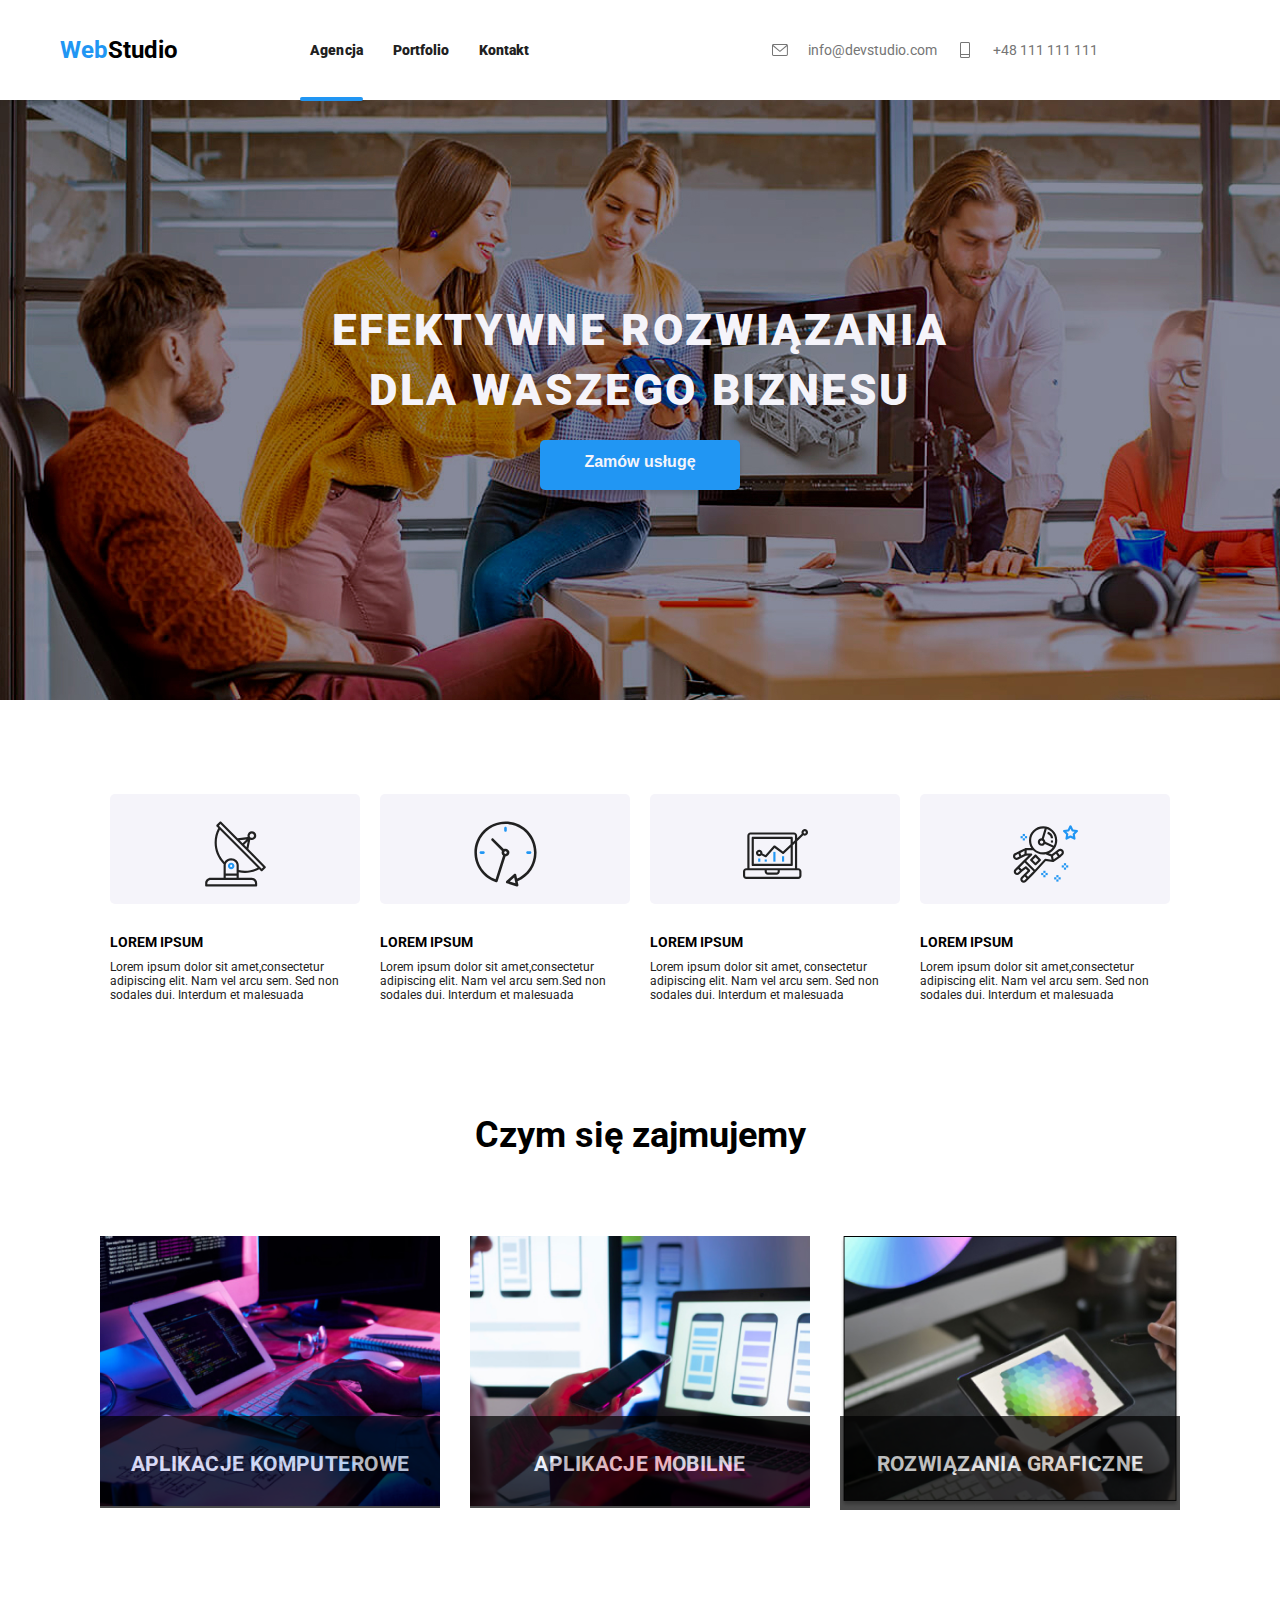
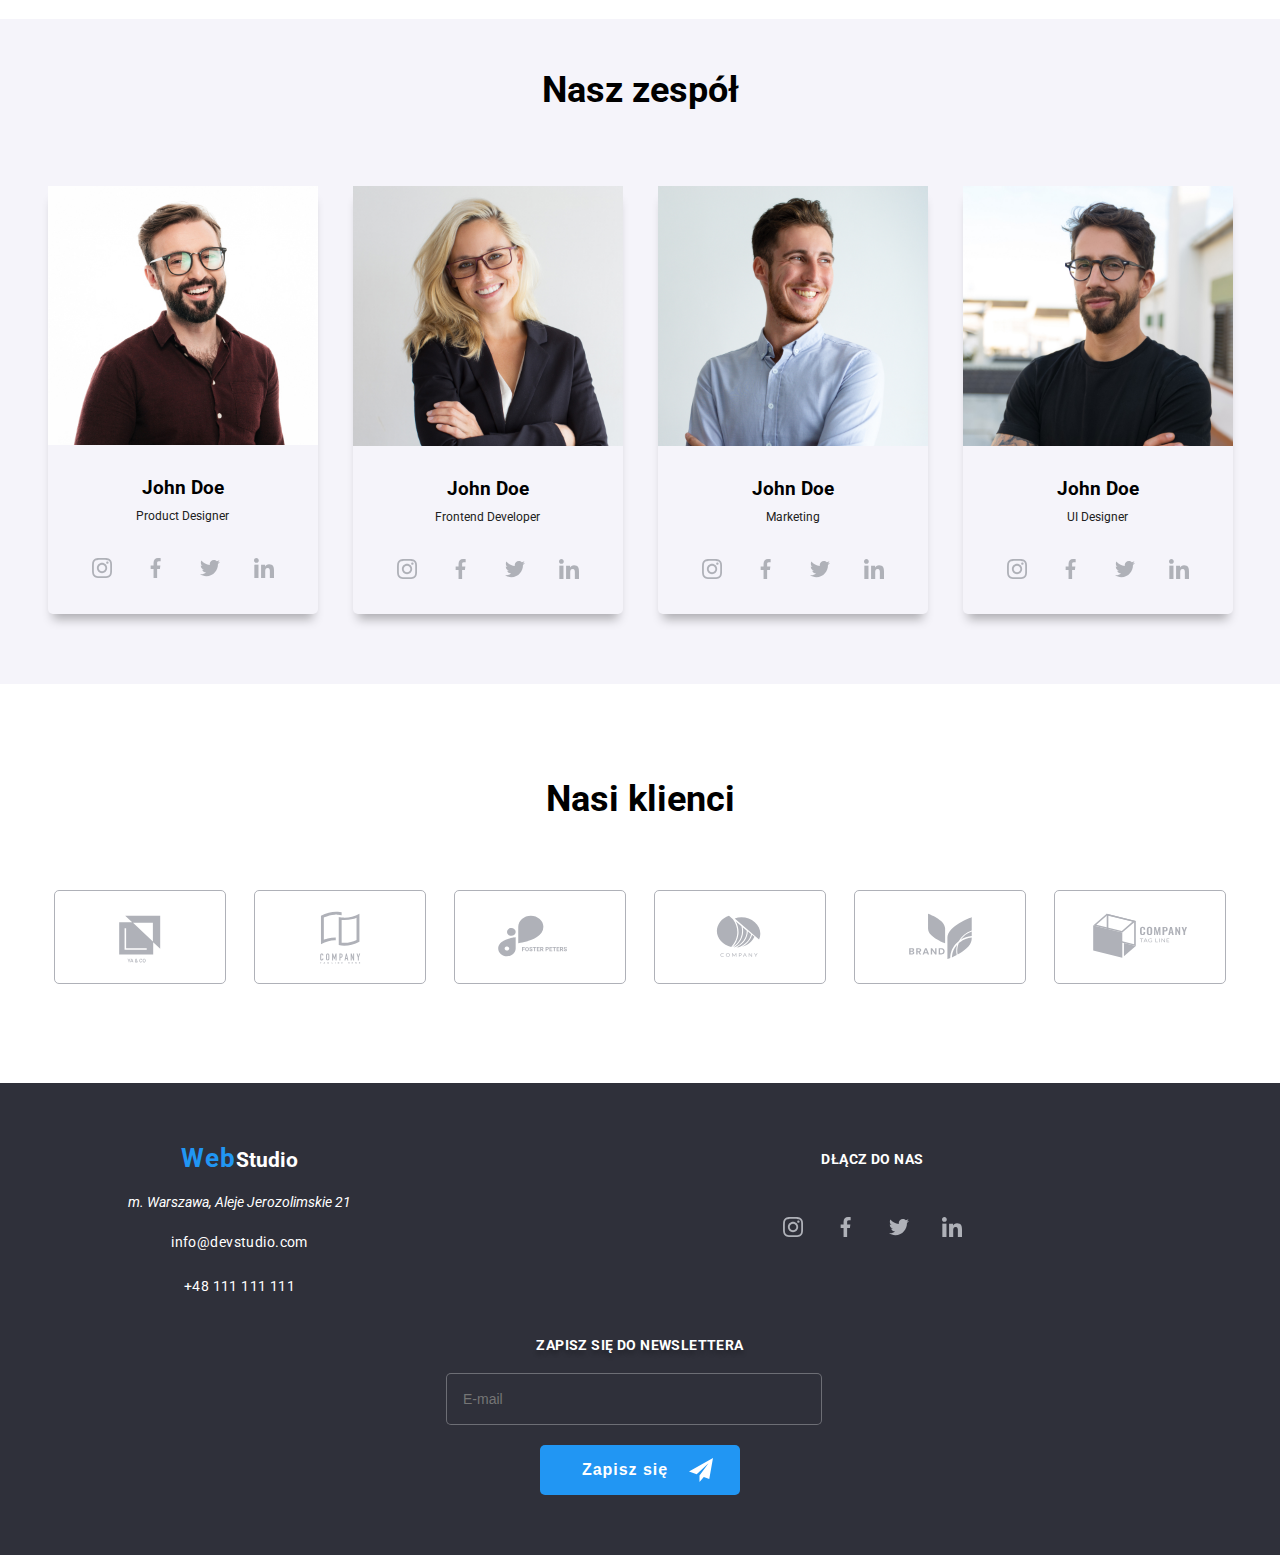
<file: index.html>
<!DOCTYPE html>
<html lang="pl">
<head>
    <meta charset="UTF-8">
    <meta http-equiv="X-UA-Compatible" content="IE=edge">
    <meta name="viewport" content="width=device-width, initial-scale=1.0">
    <title>WebStudio</title>

    <link href="./css/index.css" rel="stylesheet"/>

    <link rel="preconnect" href="https://fonts.googleapis.com">
    <link rel="preconnect" href="https://fonts.gstatic.com" crossorigin>
    <link href="https://fonts.googleapis.com/css2?family=Raleway:wght@700&family=Roboto:wght@400;500;700;900&display=swap" 
          rel="stylesheet">  

</head>

<body>


    <header class="container">
        <nav class="header__nav2">
            <a href="./index.html"><span class="header__item"><span class="header__link">Web</span>Studio</span></a>
    
    
        <ul class="nav__ul">
    
           <div class="test">
            <li class="header__ul"><a href="./index.html" class="header__active header__link-nav header__link-nav-font">Agencja</a></li>
            <li class="header__ul"><a href="./portfolio.html" class="header__link-nav header__link-nav-font">Portfolio</a></li>
            <li class="header__ul"><a href="kontakt" class="header__link-nav header__link-nav-font">Kontakt</a></li>
        </div>

            <div class="nav__ul-div">

            <li class="header-contact__item">
                <span class="header-contact__link">
                    <svg class="header-contact__email" width="16" height="20">
                        <use href="./svg/symbol-defs.svg#envelope2"></use>
                    </svg>
                    <a href="mailto:info@devstudio.com" class="header__link-nav1 header__link-nav_contact">info@devstudio.com</a>
                </span></li>


                    <li class="header-contact__item">
            <span class="header-contact__link">
                <svg class="header-contact__phone" width="16" height="18">
                    <use href="./svg/symbol-defs.svg#phone"></use>
                </svg>
            <a href="tel:+48111111111" class="header__link-nav1 header__link-nav_contact">+48 111 111 111</a>
            </span>
        </li>
        
    </div>

    <div class="media-menu-div">
    <li class="media-menu"><a>Instagram</li></a>
    <li class="media-menu"><a>Twitter</li></a>
    <li class="media-menu"><a>Facebook</li></a>
    <li class="media-menu"><a>LinkedIn</li></a>
    </div>
            </ul>
    
        <button class="burger">
            <div class="line"></div>
            <div class="line"></div>
            <div class="line"></div>
        </button>
        </nav>
    
    </header>  

    <section class="container service-heading__background-photo">
        
    <div> 
    <h1 class="service-heading"><span class="service-heading__item">EFEKTYWNE ROZWIĄZANIA<br>DLA WASZEGO BIZNESU</span></h1>
    <button type="button" class="service-heading__button" data-modal-open=""><span class="service-heading__button-text">Zamów usługę</span></button>
    </div>
    </section>
    
    <div class="backdrop is-hidden" data-modal>
        <div class="modal"> 
            <button type="button" class="modal__close-btn" data-modal-close>X</button>
            <h2 class="modal__heading">Zostaw swoje dane w formularzu poniżej</h2>
    <div class="input-wrapper">
        <form name="form-modal">
            <label for="username">
                <p class="label-modal">Imie</p>
                    <input class="input-modal" type="text" name="username" for="username" id="username">
                        <svg class="input-modal__svg-username" width="18" height="18">
                        <use href="./svg/symbol-defs-2.svg#people"></use>
                        </svg>
            </label>
    </div>
    <div class="input-wrapper">
            <label for="tel">
                <p class="label-modal">Telefon</p>
                    <input class="input-modal" type="tel" name="tel" for="tel" id="tel">
                        <svg class="input-modal__svg-tel" width="18" height="18">
                        <use href="./svg/symbol-defs-2.svg#phone-modal"></use>
                        </svg>
            </label>
    
    </div>
    <div class="input-wrapper">
            <label for="email">
                <p class="label-modal">Email</p>
                    <input class="input-modal" type="email" name="email" for="email" id="email">
                        <svg class="input-modal__svg-email" width="18" height="18">
                        <use href="./svg/symbol-defs-2.svg#envelope-modal"></use>
                        </svg>
            </label>
        
    </div>
    <div class="input-wrapper">
        
            <label for="coment" >
                <p class="label-modal">Komentarz</p>
                    <input class="input-modal__coment" type="text" name="coment" for="coment" id="coment" placeholder="Wprowadź tekst">
            </label>
        
    </div>
            <input class="cookies" type="checkbox" name="cookies">
            <label class="cookies__text">Oświadczam iż akceptuję <a class="cookies__link">Regulamin</a> i <a class="cookies__link Privacy">Politykę Prywatności</a>.</label>
        <button type="submit" class="submit-modal">Wyślij</button>
        </div>
    </form>

    </div>






    <section class="container index">
    <ul class="index-list">
    <li>
        <div class="index__element">
            <div class="index-element__svg">
                <svg class="index-element-svg__item" width="65" height="70">
                    <use href="./svg/symbol-defs.svg#Naszeatuty1"></use>
                </svg>
            </div>
            
            <h3 class="index-element__paragraf">LOREM IPSUM</h3>
            <p class="index__p">
                Lorem ipsum dolor sit amet,consectetur adipiscing elit. 
                Nam vel arcu sem. Sed non sodales dui. Interdum et malesuada
            </p>
        </div>
    </li>
    <li class="index-list">
        <div class="index__element">
            <div class="index-element__svg">  
                <svg class="index-element-svg__item" width="65" height="70">
                    <use href="./svg/symbol-defs.svg#naszeatrybuty2"></use>
                </svg>                     
            </div>
            <h3 class="index-element__paragraf">LOREM IPSUM</h3>
            <p class="index__p">
                Lorem ipsum dolor sit amet,consectetur adipiscing elit. 
                Nam vel arcu sem.Sed non sodales dui. Interdum et malesuada
            </p>
        </div>
    </li>
    <li class="index-list">
        <div class="index__element">
            <div class="index-element__svg">   
                <svg class="index-element-svg__item" width="65" height="70">
                    <use href="./svg/symbol-defs.svg#naszeatrybuty3"></use>
                </svg>  
            </div>
            <h3 class="index-element__paragraf">LOREM IPSUM</h3>
            <p class="index__p">
                Lorem ipsum dolor sit amet, consectetur adipiscing elit. 
                Nam vel arcu sem. Sed non sodales dui. Interdum et malesuada
            </p>
        </div>
    </li>
    <li class="index-list">
        <div class="index__element">
            <div class="index-element__svg">
                <svg class="index-element-svg__item" width="65" height="70">
                    <use href="./svg/symbol-defs.svg#naszeatrybuty4"></use>
                </svg>  
            </div>
            <h3 class="index-element__paragraf">LOREM IPSUM</h3>
            <p class="index__p">
                Lorem ipsum dolor sit amet,consectetur adipiscing elit. 
                Nam vel arcu sem. Sed non sodales dui. Interdum et malesuada
            </p>
        </div>
    </li>
    </ul>
    </section>
    <section class="container we-do">
       <h2 class="we-do__heading">Czym się zajmujemy</h2>
    <ul class="we-do__list">
        <li class="we-do__card">
            <div class="we-do__img">
            <img src="./images/1.jpg" alt="zdjęcie rąk na klawiaturze" width="340">
            <div class="static-overlay">
                <h2>APLIKACJE KOMPUTEROWE</h2>
            </div>
           </div>
        </li>
        <li class="we-do__card">
            <div class="we-do__img">
            <img src="./images/2.jpg" alt="praca przy komputerze" width="340">
            <div class="static-overlay">
                <h2> APLIKACJE MOBILNE</h2>
            </div>
           </div>
        </li>
        <li class="we-do__card">
            <div class="we-do__img">
            <img src="./images/3.jpg" alt="praca na teblecie graficznym" width="340">
            <div class="static-overlay">
                <h2>ROZWIĄZANIA GRAFICZNE</h2>
            </div>
           </div>
        </li>
    </ul>
    </section>
<section class="container employee">
    
    <h2 class="employee__heading">Nasz zespół</h2>
    <ul class="employee__list">
        <li class="employee__card">
            <div>
            <img src="./images/4.jpg" alt="Product Designer" width="270">
            <div class="employee__text">
            <h3 class="employee__name">John Doe</h3>
            <p>Product Designer</p>
            <div class="employee-social-media">
                <div class="employee-social-media__circle">
                    <svg class="employee-social-media__icon" width="20" height="20">
                        <use href="./svg/symbol-defs.svg#instagram"></use>
                    </svg>
                </div>
                <div class="employee-social-media__circle">
                    <svg class="employee-social-media__icon" width="20" height="20">
                        <use href="./svg/symbol-defs.svg#fb"></use>
                    </svg>
                </div>
                <div class="employee-social-media__circle">
                    <svg class="employee-social-media__icon" width="20" height="20">
                        <use href="./svg/symbol-defs.svg#twitter"></use>
                    </svg>
                </div>
                <div class="employee-social-media__circle">
                    <svg class="employee-social-media__icon" width="20" height="20">
                        <use href="./svg/symbol-defs.svg#linkedin"></use>
                    </svg>
                </div>
            </div>
        </li>
        <li class="employee__card">
            <div>
                <img src="./images/5.jpg" alt="Frontend Developer" width="270">
                <div class="employee__text">
                <h3 class="employee__name">John Doe</h3>
                <p>Frontend Developer</p>
                <div class="employee-social-media">
                    <div class="employee-social-media__circle">
                        <svg class="employee-social-media__icon" width="20" height="20">
                            <use href="./svg/symbol-defs.svg#instagram"></use>
                        </svg>

                    </div>
                    <div class="employee-social-media__circle">
                        <svg class="employee-social-media__icon" width="20" height="20">
                            <use href="./svg/symbol-defs.svg#fb"></use>
                        </svg>
                    </div>
                    <div class="employee-social-media__circle">
                        <svg class="employee-social-media__icon" width="20" height="20">
                            <use href="./svg/symbol-defs.svg#twitter"></use>
                        </svg>
                    </div>
                    <div class="employee-social-media__circle">
                        <svg class="employee-social-media__icon" width="20" height="20">
                            <use href="./svg/symbol-defs.svg#linkedin"></use>
                        </svg>
                    </div>
                </div>
        </li>
        <li class="employee__card">
            <div>
                <img src="./images/6.jpg" alt="Marketing" width="270">
                <div class="employee__text">
                <h3  class="employee__name">John Doe</h3>
                <p>Marketing</p>
                <div class="employee-social-media">
                    <div class="employee-social-media__circle">
                        <svg class="employee-social-media__icon" width="20" height="20">
                            <use href="./svg/symbol-defs.svg#instagram"></use>
                        </svg>

                    </div>
                    <div class="employee-social-media__circle">
                        <svg class="employee-social-media__icon" width="20" height="20">
                            <use href="./svg/symbol-defs.svg#fb"></use>
                        </svg>
                    </div>
                    <div class="employee-social-media__circle">
                        <svg class="employee-social-media__icon" width="20" height="20">
                            <use href="./svg/symbol-defs.svg#twitter"></use>
                        </svg>
                    </div>
                    <div class="employee-social-media__circle">
                        <svg class="employee-social-media__icon" width="20" height="20">
                            <use href="./svg/symbol-defs.svg#linkedin"></use>
                        </svg>
                    </div>
                </div>
        </li>
        <li class="employee__card">
            <div>
                <img src="./images/7.jpg" alt="UI Designer" width="270">
                <div class="employee__text">
                <h3  class="employee__name">John Doe</h3>
                <p>UI Designer</p>
                <div class="employee-social-media">
                    <div class="employee-social-media__circle">
                        <svg class="employee-social-media__icon" width="20" height="20">
                            <use href="./svg/symbol-defs.svg#instagram"></use>
                        </svg>

                    </div>
                    <div class="employee-social-media__circle">
                        <svg class="employee-social-media__icon" width="20" height="20" fill="#AFB1B8">
                            <use href="./svg/symbol-defs.svg#fb"></use>
                        </svg>
                    </div>
                    <div class="employee-social-media__circle">
                        <svg class="employee-social-media__icon" width="20" height="20">
                            <use href="./svg/symbol-defs.svg#twitter"></use>
                        </svg>
                    </div>
                    <div class="employee-social-media__circle">
                        <svg class="employee-social-media__icon" width="20" height="20">
                            <use href="./svg/symbol-defs.svg#linkedin"></use>
                        </svg>
                    </div>
                </div>
        </li>
    </ul>
</section>
<section class="container section customers">
   
        <h2 class="customers__heading">Nasi klienci</h2>
        <ul class="customers__list">
            <li class="customer__card">
                <svg class="customer__svg" width="170" height="92">
                        <use href="./svg/symbol-defs.svg#Client1"></use>
                    </svg>
            </li>
            <li class="customer__card">
                    <svg class="customer__svg" width="170" height="92">
                        <use href="./svg/symbol-defs.svg#Client2"></use>
                    </svg>
            </li>
            <li class="customer__card"> 
                    <svg class="customer__svg" width="170" height="92">
                        <use href="./svg/symbol-defs.svg#Client3"></use>
                    </svg>
                </div>
            </li>
            <li class="customer__card">
                    <svg class="customer__svg" width="170" height="92">
                        <use href="./svg/symbol-defs.svg#Client4"></use>
                    </svg>
            </li>
            <li class="customer__card">
                    <svg class="customer__svg" width="170" height="92">
                        <use href="./svg/symbol-defs.svg#Client5"></use>
                    </svg>
            </li>
            <li class="customer__card">
                    <svg class="customer__svg" width="170" height="92">
                        <use href="./svg/symbol-defs.svg#Client6"></use>
                    </svg>
            </li>
        </ul>
</section>


<footer class="container footer">


    <ul class="footer__list">
        <div>
        <li class="footer__element">
            <h2><span class="footer__text">Web</span>Studio</h2>
        </li>
        <li class="footer__element">
            <address>m. Warszawa, Aleje Jerozolimskie 21</address>
        </li>
        <li class="footer__element">
            <a class="footer__link" href="mailto:info@devstudio.com">info@devstudio.com</a>
        </li>
        <li class="footer__element">
            <a class="footer__link" href="tel:+48111111111"> +48 111 111 111 </a>
        </li>
    </div>
    </ul>


    <ul class="footer__join-us">
<div>
        <li><h2 class="join-us">Dłącz do nas</h2>
        </li>

        <div class="footer__social-media">
            <li class="footer-social-media__circle">
                    <svg class="footer-social-media__icon" width="20" height="20">
                        <use href="./svg/symbol-defs.svg#instagram"></use>
                    </svg>
                </li>

                <li class="footer-social-media__circle">
                    <svg class="footer-social-media__icon" width="20" height="20">
                        <use href="./svg/symbol-defs.svg#fb"></use>
                    </svg>
                </li>

                <li class="footer-social-media__circle">
                    <svg class="footer-social-media__icon" width="20" height="20">
                        <use href="./svg/symbol-defs.svg#twitter"></use>
                    </svg>
                </li>

                <li class="footer-social-media__circle">
                    <svg class="footer-social-media__icon" width="20" height="20">
                        <use href="./svg/symbol-defs.svg#linkedin"></use>
                    </svg>
                </li>
        </div>
    </div>
        </ul>

    

        <ul class="footer__newsletter newsletter">
        <li class="newsletter-list__element"><h2 class="footer__newsletter-text">ZAPISZ SIĘ DO NEWSLETTERA</h2>
        </li>


            <li class="footer__newsleter2">
                <form name="newsletter" autocomplete="off" novalidate class="form"> 
                <input class="footer-input__newsletter" type="email" name="email" placeholder="E-mail"/> 
            
            <div class="footer-button__div">
            <button type="submit" class="footer__button"><span class="footer__button-text">Zapisz się</span>
                    <svg class="footer-input__newsletter-icon" width="24" height="24">
                        <use href="./svg/symbol-defs1.svg#icon-send"></use>
                    </svg>
                </button>
            </div>
        </li>
            </form>


        </ul>
       
    </footer>

    <script defer src="js/mobile-menu.js"></script>
    <script defer src="js/modal.js"></script>

</body>
</html>
</file>
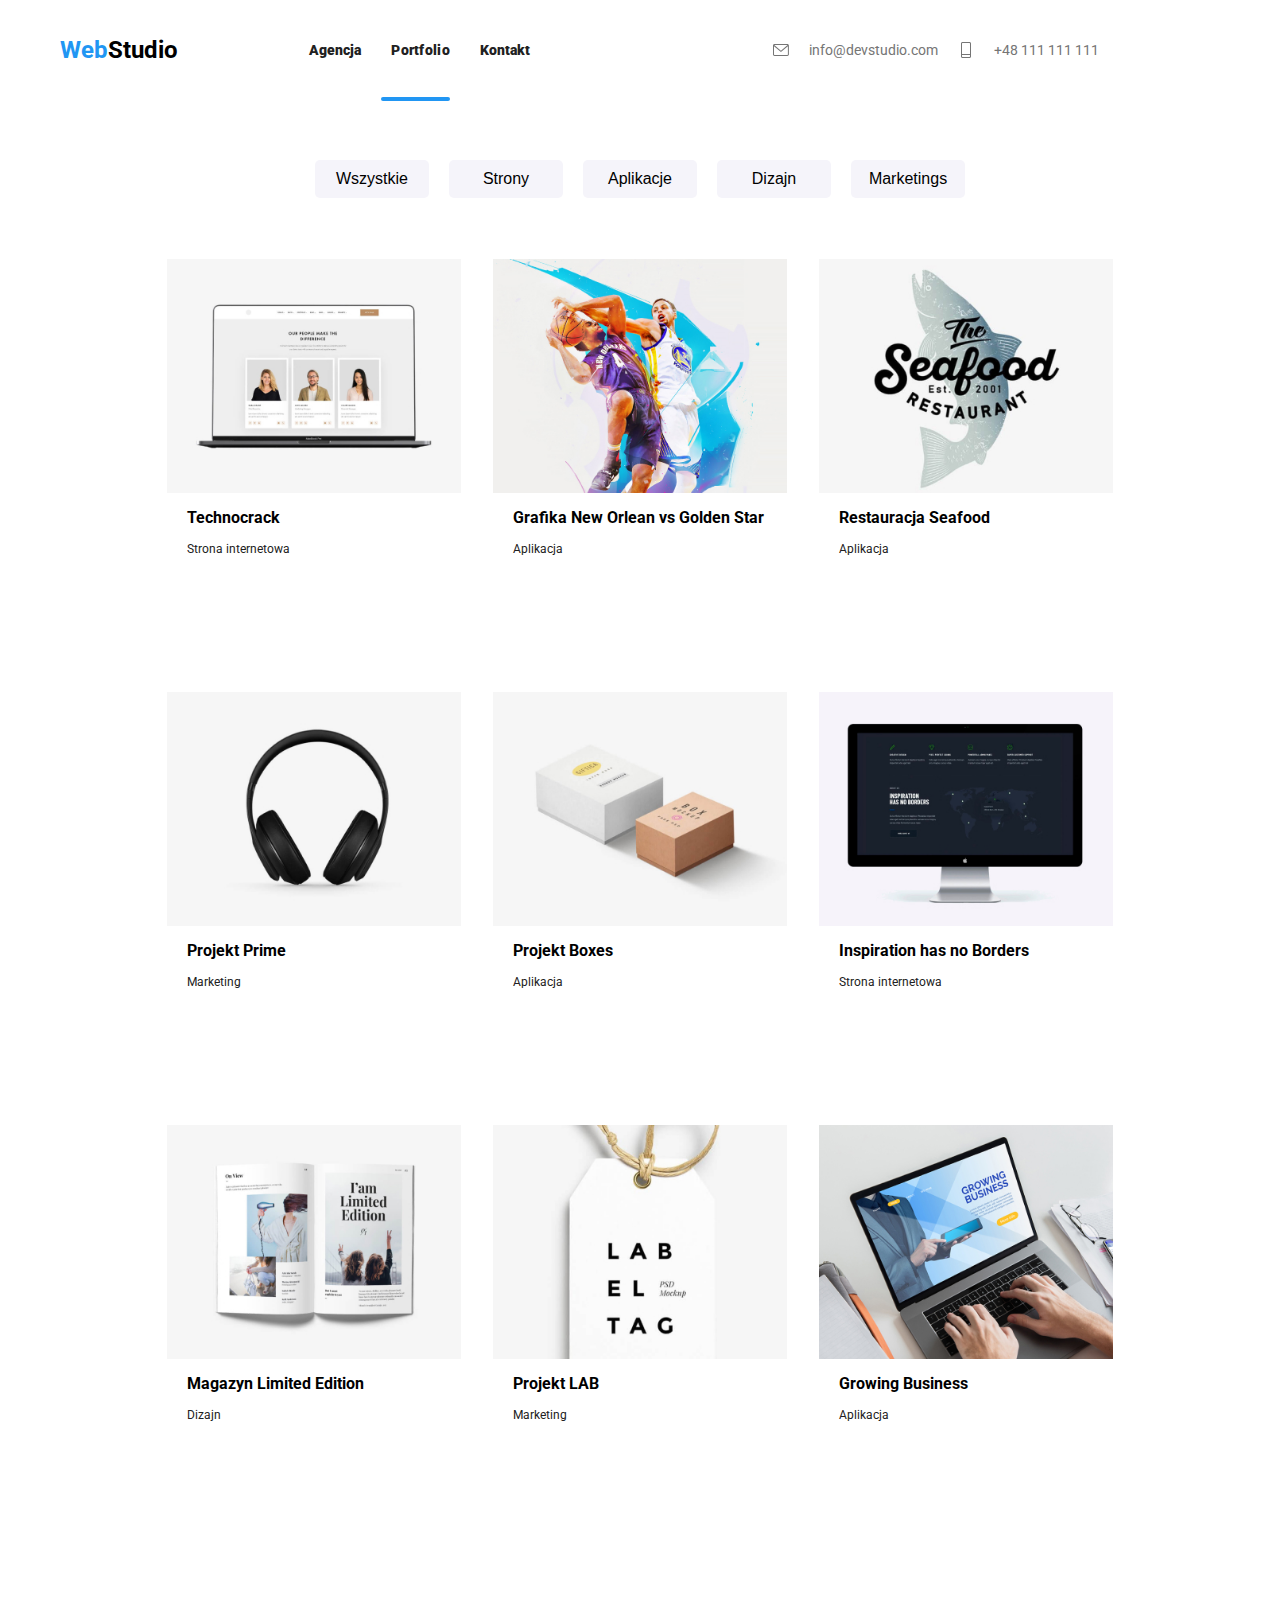
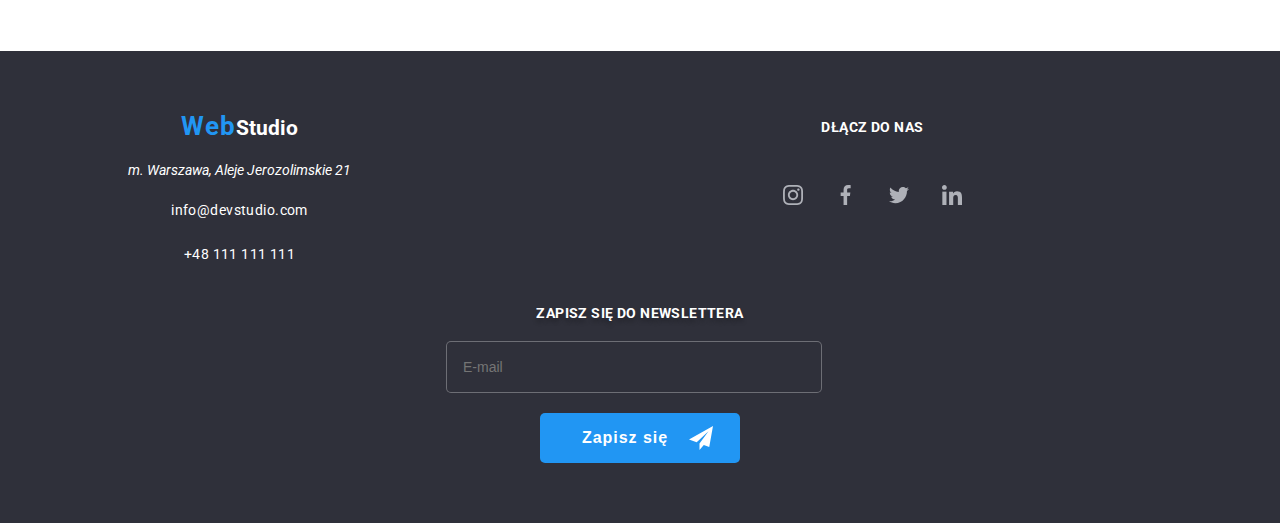
<file: portfolio.html>
<!DOCTYPE html>
<html lang="pl">
<head>
    <meta charset="UTF-8">
    <meta http-equiv="X-UA-Compatible" content="IE=edge">
    <meta name="viewport" content="width=device-width, initial-scale=1.0">
    <title>portfolio</title>

    <link href="./css/index.css" rel="stylesheet"/>

    <link rel="preconnect" href="https://fonts.googleapis.com">
    <link rel="preconnect" href="https://fonts.gstatic.com" crossorigin>
    <link href="https://fonts.googleapis.com/css2?family=Raleway:wght@700&family=Roboto:wght@400;500;700;900&display=swap" 
          rel="stylesheet"> 
</head>
<body>

    <header class="container">
        <nav class="header__nav2">
            <a href="./index.html"><span class="header__item"><span class="header__link">Web</span>Studio</span></a>
    
    
        <ul class="nav__ul">
    
           <div class="test">
            <li class="header__ul"><a href="./index.html" class="header__link-nav header__link-nav-font">Agencja</a></li>
            <li class="header__ul"><a href="./portfolio.html" class="header__active header__link-nav header__link-nav-font">Portfolio</a></li>
            <li class="header__ul"><a href="kontakt" class="header__link-nav header__link-nav-font">Kontakt</a></li>
        </div>

            <div class="nav__ul-div">
            <li class="header-contact__item">
                <span class="header-contact__link">
                    <svg class="header-contact__email" width="16" height="20">
                        <use href="./svg/symbol-defs.svg#envelope2"></use>
                    </svg>
                    <a href="mailto:info@devstudio.com" class="header__link-nav1 header__link-nav_contact">info@devstudio.com</a>
                </span></li>


                    <li class="header-contact__item">
            <span class="header-contact__link">
                <svg class="header-contact__phone" width="16" height="18">
                    <use href="./svg/symbol-defs.svg#phone"></use>
                </svg>
            <a href="tel:+48111111111" class="header__link-nav1 header__link-nav_contact">+48 111 111 111</a>
            </span>
        </li>
    </div>

    <div class="media-menu-div">
    <li class="media-menu"><a>Instagram</li></a>
    <li class="media-menu"><a>Twitter</li></a>
    <li class="media-menu"><a>Facebook</li></a>
    <li class="media-menu"><a>LinkedIn</li></a>
    </div>
            </ul>
    
        <button class="burger">
            <div class="line"></div>
            <div class="line"></div>
            <div class="line"></div>
        </button>
        </nav>
    
    </header>  


    <section class="container">

        <ul class="buttons__list">

        <li class="button-list__element"><button type="button" class="button__item">Wszystkie</button></li>
        <li class="button-list__element"><button type="button" class="button__item">Strony</button></li>
        <li class="button-list__element"><button type="button" class="button__item">Aplikacje</button></li>
        <li class="button-list__element"><button type="button" class="button__item">Dizajn</button></li>
        <li class="button-list__element"><button type="button" class="button__item">Marketings</button></li>

        </ul>

    </section>



    <section class="container section">


        <ul class="portfolio">

        <li class="portfolio__card">

            <div class="portfolio__box">
                <img src="./images/stronainternetowa.jpg" alt="laptop z otwartą stroną internetową" width="294">
              <div class="portfolio__overlay">
                <p> Technocrack jest popularną <br>
                    platformą wykorzystywaną <br> 
                    do rozpowszechniania koronawirusa.<br> 
                    Firmy wykorzystują tę platformę <br> 
                    do celów szpiegowskich i ataków <br>
                    na niezabezpieczone serwery <br>
                    konkurencji.
                </p>
              </div>
              
            </div>
            <div >
              <h2 class="portfolio__heading">Technocrack</h2>
              <p class="portfolio__text">Strona internetowa</p>
            </div>

        </li>

        <li class="portfolio__card">

            <div class="portfolio__box">
                <img src="./images/dizajn.jpg" alt="grafika z koszykarzami" width="294">
              <div class="portfolio__overlay">
                <p> Technocrack jest popularną <br>
                    platformą wykorzystywaną <br> 
                    do rozpowszechniania koronawirusa.<br> 
                    Firmy wykorzystują tę platformę <br> 
                    do celów szpiegowskich i ataków <br>
                    na niezabezpieczone serwery <br>
                    konkurencji.
                </p>
              </div>
              
            </div>
            <div >
              <h2 class="portfolio__heading"> Grafika New Orlean vs Golden Star</h2>
              <p class="portfolio__text">Aplikacja</p>
            </div>

        </li>

        <li class="portfolio__card">

            <div class="portfolio__box">
                <img src="./images/aplikacja.jpg" alt="aplikacja seafood" width="294" >
              <div class="portfolio__overlay">
                <p> Technocrack jest popularną <br>
                    platformą wykorzystywaną <br> 
                    do rozpowszechniania koronawirusa.<br> 
                    Firmy wykorzystują tę platformę <br> 
                    do celów szpiegowskich i ataków <br>
                    na niezabezpieczone serwery <br>
                    konkurencji.
                </p>
              </div>
              
            </div>
            <div>
              <h2 class="portfolio__heading">Restauracja Seafood</h2>
              <p class="portfolio__text">Aplikacja</p>
            </div>

        </li>

        <li class="portfolio__card">

            <div class="portfolio__box">
                <img src="./images/marketing.jpg" alt="słuchawki do słuchania muzyki" width="294">
              <div class="portfolio__overlay">
                <p> Technocrack jest popularną <br>
                    platformą wykorzystywaną <br> 
                    do rozpowszechniania koronawirusa.<br> 
                    Firmy wykorzystują tę platformę <br> 
                    do celów szpiegowskich i ataków <br>
                    na niezabezpieczone serwery <br>
                    konkurencji.
                </p>
              </div>
              
            </div>
            <div>
              <h2 class="portfolio__heading">Projekt Prime</h2>
              <p class="portfolio__text">Marketing</p>
            </div>

        </li>

        <li class="portfolio__card">

            <div class="portfolio__box">
                <img src="./images/aplikacja2.jpg" alt="kartonowe opakowania" width="294">
              <div class="portfolio__overlay">
                <p> Technocrack jest popularną <br>
                    platformą wykorzystywaną <br> 
                    do rozpowszechniania koronawirusa.<br> 
                    Firmy wykorzystują tę platformę <br> 
                    do celów szpiegowskich i ataków <br>
                    na niezabezpieczone serwery <br>
                    konkurencji.
                </p>
              </div>
              
            </div>
            <div>
                <h2 class="portfolio__heading">Projekt Boxes</h2>
                <p class="portfolio__text">Aplikacja</p>
                </div>

        </li>


        <li class="portfolio__card">

            <div class="portfolio__box">
                <img src="./images/stronainternetowa1.jpg" alt="monitor" width="294">
              <div class="portfolio__overlay">
                <p> Technocrack jest popularną <br>
                    platformą wykorzystywaną <br> 
                    do rozpowszechniania koronawirusa.<br> 
                    Firmy wykorzystują tę platformę <br> 
                    do celów szpiegowskich i ataków <br>
                    na niezabezpieczone serwery <br>
                    konkurencji.
                </p>
              </div>
              
            </div>
            <div>
                <h2 class="portfolio__heading">Inspiration has no Borders</h2>
                <p class="portfolio__text">Strona internetowa</p>
                </div>

        </li>

        <li class="portfolio__card">

            <div class="portfolio__box">
                <img src="./images/dizajn2.jpg" alt="czasopismo" width="294">
              <div class="portfolio__overlay">
                <p> Technocrack jest popularną <br>
                    platformą wykorzystywaną <br> 
                    do rozpowszechniania koronawirusa.<br> 
                    Firmy wykorzystują tę platformę <br> 
                    do celów szpiegowskich i ataków <br>
                    na niezabezpieczone serwery <br>
                    konkurencji.
                </p>
              </div>
              
            </div>
            <div>
                <h2 class="portfolio__heading">Magazyn Limited Edition</h2>
                <p class="portfolio__text">Dizajn</p>
                </div>

        </li>

        <li class="portfolio__card">

            <div class="portfolio__box">
                <img src="./images/marketing2.jpg" alt="metka od ubrania" width="294">
              <div class="portfolio__overlay">
                <p> Technocrack jest popularną <br>
                    platformą wykorzystywaną <br> 
                    do rozpowszechniania koronawirusa.<br> 
                    Firmy wykorzystują tę platformę <br> 
                    do celów szpiegowskich i ataków <br>
                    na niezabezpieczone serwery <br>
                    konkurencji.
                </p>
              </div>
              
            </div>
            <div>
                <h2 class="portfolio__heading">Projekt LAB</h2>
                <p class="portfolio__text">Marketing</p>
                </div>

        </li>

        <li class="portfolio__card">

            <div class="portfolio__box">
                <img src="./images/aplikacja3.jpg" alt="laptop" width="294">
              <div class="portfolio__overlay">
                <p> Technocrack jest popularną <br>
                    platformą wykorzystywaną <br> 
                    do rozpowszechniania koronawirusa.<br> 
                    Firmy wykorzystują tę platformę <br> 
                    do celów szpiegowskich i ataków <br>
                    na niezabezpieczone serwery <br>
                    konkurencji.
                </p>
              </div>
              
            </div>
            <div>
                <h2 class="portfolio__heading">Growing Business</h2>
                <p class="portfolio__text">Aplikacja</p>
                </div>

        </li>
        </ul>
    </section>


    <footer class="container footer">


            <ul class="footer__list">
                <div>
                <li class="footer__element">
                    <h2><span class="footer__text">Web</span>Studio</h2>
                </li>
                <li class="footer__element">
                    <address>m. Warszawa, Aleje Jerozolimskie 21</address>
                </li>
                <li class="footer__element">
                    <a class="footer__link" href="mailto:info@devstudio.com">info@devstudio.com</a>
                </li>
                <li class="footer__element">
                    <a class="footer__link" href="tel:+48111111111"> +48 111 111 111 </a>
                </li>
            </div>
            </ul>
        
        
            <ul class="footer__join-us">
        <div>
                <li><h2 class="join-us">Dłącz do nas</h2>
                </li>
        
                <div class="footer__social-media">
                    <li class="footer-social-media__circle">
                            <svg class="footer-social-media__icon" width="20" height="20">
                                <use href="./svg/symbol-defs.svg#instagram"></use>
                            </svg>
                        </li>
        
                        <li class="footer-social-media__circle">
                            <svg class="footer-social-media__icon" width="20" height="20">
                                <use href="./svg/symbol-defs.svg#fb"></use>
                            </svg>
                        </li>
        
                        <li class="footer-social-media__circle">
                            <svg class="footer-social-media__icon" width="20" height="20">
                                <use href="./svg/symbol-defs.svg#twitter"></use>
                            </svg>
                        </li>
        
                        <li class="footer-social-media__circle">
                            <svg class="footer-social-media__icon" width="20" height="20">
                                <use href="./svg/symbol-defs.svg#linkedin"></use>
                            </svg>
                        </li>
                </div>
            </div>
                </ul>
        
            
        
                <ul class="footer__newsletter newsletter">
                <li class="newsletter-list__element"><h2 class="footer__newsletter-text">ZAPISZ SIĘ DO NEWSLETTERA</h2>
                </li>
        
        
                    <li class="footer__newsleter2">
                        <form name="newsletter" autocomplete="off" novalidate class="form"> 
                        <input class="footer-input__newsletter" type="email" name="email" placeholder="E-mail"/> 
                    
                    <div class="footer-button__div">
                    <button type="submit" class="footer__button"><span class="footer__button-text">Zapisz się</span>
                            <svg class="footer-input__newsletter-icon" width="24" height="24">
                                <use href="./svg/symbol-defs1.svg#icon-send"></use>
                            </svg>
                        </button>
                    </div>
                </li>
                    </form>
        
                </ul>

            </footer>
        



    <script defer src="./js/mobile-menu.js"></script>
    <script defer src="./js/modal.js"></script>
</body>
</html>
</file>
<file: css/index.css>
@charset "UTF-8";
body {
  font-family: "Roboto", sans-serif;
  background-color: #fff;
}

* {
  margin: 0;
  outline: 0;
}

ul {
  list-style: none;
}

.section {
  padding-bottom: 94px;
}

.container {
  width: 1200px;
  margin: 0 auto;
  display: flex;
  gap: 15px;
  flex-direction: column;
  background-color: #fff;
}

.header {
  max-height: 80px;
  width: auto;
}

a {
  text-decoration: none;
  color: #757575;
}

a:hover {
  color: #2196f3;
}

p {
  font-size: 12px;
  color: #212121;
}

/* Global Settings */
body {
  font-family: "Roboto", sans-serif;
  background-color: #fff;
}

* {
  padding: 0;
  margin: 0;
}

ul {
  list-style: none;
}

a {
  text-decoration: none;
}

html {
  font-size: 10px;
  overflow-x: hidden;
}

/* Nav Styling */
.section {
  padding-bottom: 94px;
}

.container {
  width: 1200px;
  margin: 0 auto;
  display: flex;
  gap: 15px;
  flex-direction: column;
  background-color: #fff;
}

.test {
  display: flex;
}

.header__ul {
  padding: 10px;
}

.header__active {
  position: relative;
  letter-spacing: 0.02em;
}

.header__active::after {
  position: absolute;
  display: block;
  content: "";
  top: 55px;
  left: 0px;
  width: 100%;
  height: 4px;
  background-color: #2196f3;
  border-radius: 10px;
  z-index: 9;
}

.header {
  max-height: 80px;
  width: auto;
}

.header__link-nav-font {
  font-weight: 900;
  color: #212121;
}

.header__item {
  margin-left: 25;
  font-weight: bold;
  font-size: 24px;
  color: #000000;
  transition-duration: 0.3s;
}

.header__item:hover {
  color: #2196f3;
}

.header__link {
  color: #2196f3;
  transition-duration: 0.3s;
}

.header__link:hover {
  color: #212121;
}

.nav__ul-div {
  justify-content: center;
  display: flex;
}

.header-contact__item {
  display: flex;
  align-items: center;
}

.header__link-nav_contact {
  padding-left: 10px;
  transition-duration: 0.3s;
}

.header__nav2 {
  background-color: #fff;
  display: flex;
  justify-content: space-between;
  align-items: center;
  height: 60px;
  padding: 2em;
  position: relative;
}

.nav__ul {
  list-style-type: none;
  display: flex;
  flex-wrap: wrap;
  width: 90%;
  justify-content: space-around;
  align-items: center;
}

.header__link-nav {
  padding-left: 10px;
  text-decoration: none;
  font-size: 14px;
  position: relative;
  color: gerColor("darkgrey");
  transition-duration: 0.3s;
}

.header__link-nav1 {
  padding-left: 10px;
  text-decoration: none;
  font-size: 14px;
  position: relative;
  color: gerColor("darkgrey");
}

.header-contact__link {
  padding-left: 10px;
  padding-right: 10px;
  align-items: center;
  display: inline-flex;
}

.header-contact__link:hover svg {
  fill: #2196f3;
}

.header-contact__email {
  padding-right: 10px;
  fill: #757575;
  transition-duration: 0.3s;
}
.header-contact__email:hover {
  fill: #2196f3;
}

.header-contact__phone {
  padding-right: 10px;
  fill: #757575;
  transition-duration: 0.3s;
}
.header-contact__phone:hover {
  fill: #2196f3;
}

/* Burger Styling */
.burger {
  z-index: 4;
  background: transparent;
  border: none;
  outline: none;
  cursor: pointer;
  display: none;
}

.line {
  width: 3em;
  height: 0.3em;
  background-color: #000000;
  margin: 0.7em;
  border-radius: 20px;
  transition: 0.3s ease-in-out;
}

.media-menu-div {
  display: none;
}

@media only screen and (max-width: 668px) {
  .header__link-nav-font {
    font-size: 40px;
  }
  .burger {
    display: block;
    transition-duration: 0.3s;
  }
  .burger.active .line:first-child {
    transform: translateY(-300px);
  }
  .burger.active .line:nth-child(2) {
    transform: rotate(-405deg) translateY(8px);
  }
  .burger.active .line:nth-child(3) {
    transform: rotate(-320deg) translateY(-10px);
  }
  .nav__ul {
    display: none;
    position: absolute;
    right: 0;
    top: 0;
    background-color: #fff;
    height: 99vh;
    transform: translate(100%);
    transition-duration: 0.3s;
    z-index: 3;
  }
  .nav__ul.active {
    transform: translate(0%);
    display: block;
    transition-duration: 0.3s;
  }
  .header__link-nav {
    color: #212121;
    font-size: 2.5rem;
    letter-spacing: 2px;
  }
  .header__active::after {
    position: absolute;
    display: block;
    content: "";
    top: 0px;
    left: 0px;
    width: 0;
    height: 4px;
    border-radius: 0px;
    z-index: 9;
  }
  .test {
    display: block;
    margin-top: 15%;
    margin-left: 10%;
  }
  .nav__ul-div {
    font-size: 36px;
    display: block;
    margin-top: 40%;
    margin-left: 10%;
  }
  .header-contact__email {
    display: none;
  }
  .header-contact__phone {
    display: none;
  }
  .header__link-nav {
    text-decoration: none;
    font-size: 40px;
    padding: 40px;
  }
  .header__link-nav1 {
    text-decoration: none;
    font-size: 36px;
    padding-top: 40px;
  }
  .header__link-nav_contact {
    font-size: 36px;
  }
  .media-menu-div {
    display: flex;
    font-size: 16px;
    margin-top: 10%;
    margin-left: 13%;
  }
  .media-menu {
    padding: 10px;
  }
  .media-menu:hover {
    color: #2196f3;
    transition: 0.3s ease-in-out;
  }
}
@media only screen and (max-width: 1000px) {
  .nav__ul {
    width: 100%;
  }
  .container {
    width: auto;
    margin: auto;
    flex-direction: column;
    background-color: #fff;
  }
}
@media only screen and (max-width: 1080px) {
  .header__nav2 {
    justify-content: space-between;
  }
  .header__link-nav {
    padding: 14px;
  }
  .nav__ul {
    justify-content: center;
  }
  .nav__ul-div {
    display: block;
  }
}
.backdrop {
  z-index: 4;
  position: fixed;
  left: 0;
  top: 0;
  width: 100%;
  height: 100%;
  background-color: rgba(0, 0, 0, 0.2);
}

.modal {
  position: absolute;
  top: 50%;
  left: 50%;
  width: 528px;
  min-height: 581px;
  transform: translate(-50%, -50%);
  background-color: #fff;
}
.modal__heading {
  font-size: 20px;
  text-decoration: bold;
  text-align: center;
  margin-top: 40px;
  margin-bottom: 12px;
}

.modal__close-btn {
  position: absolute;
  top: 8px;
  right: 8px;
  width: 30px;
  height: 30px;
  background-color: #fff;
  border: 1px solid rgba(0, 0, 0, 0.1);
  border-radius: 50%;
  cursor: pointer;
}

.is-hidden {
  opacity: 0;
  visibility: hidden;
  pointer-events: none;
}

.input-wrapper .input-modal {
  position: relative;
  margin-bottom: 20px;
  justify-content: center;
}

.input-wrapper:hover svg {
  border-color: #2196f3;
  fill: #2196f3;
}

.label-modal {
  font-size: 14px;
  margin-left: 40px;
  margin-bottom: 5px;
}

.input-modal {
  width: 408px;
  height: 38px;
  margin-left: 40px;
  margin-right: 40px;
  padding-left: 42px;
  border-radius: 5px;
  border: 1px solid rgba(33, 33, 33, 0.2);
}
.input-modal:hover {
  border-color: #2196f3;
}

.input-modal__svg-username {
  position: absolute;
  top: 110px;
  left: 55px;
}

.input-modal__svg-tel {
  position: absolute;
  top: 195px;
  left: 55px;
}

.input-modal__svg-email {
  position: absolute;
  top: 275px;
  left: 55px;
}

.input-modal__coment {
  margin-left: 40px;
  width: 436px;
  height: 40px;
  padding-bottom: 100px;
  padding-left: 10px;
  border-radius: 5px;
  border-color: #AFB1B8;
  border: 1px solid rgba(33, 33, 33, 0.2);
}
.input-modal__coment:hover {
  cursor: pointer;
  border-color: #2196f3;
}

.button-modal:hover {
  cursor: pointer;
}

.submit-modal {
  cursor: pointer;
  width: 200px;
  height: 50px;
  background-color: #2196f3;
  color: #fff;
  font-size: 16px;
  text-align: center;
  margin-top: 30px;
  margin-left: 164px;
  margin-bottom: 40px;
  border: none;
  border-radius: 5px;
  box-shadow: 0px 2px 1px -1px rgba(0, 0, 0, 0.2), 0px 1px 1px 0px rgba(0, 0, 0, 0.14), 0px 1px 3px 0px rgba(0, 0, 0, 0.12);
}

.cookies {
  margin-left: 50px;
  margin-top: 20px;
}
.cookies__text {
  font-size: 14px;
}
.cookies__link {
  text-decoration: underline;
  color: #2196f3;
  cursor: pointer;
}

@media only screen and (max-width: 550px) {
  .modal {
    position: absolute;
    top: 50%;
    left: 50%;
    width: 400px;
    min-height: 581px;
    transform: translate(-50%, -50%);
    background-color: #fff;
  }
  .input-modal {
    width: 280px;
    height: 38px;
    margin-left: 40px;
    margin-right: 40px;
    padding-left: 42px;
    border-radius: 5px;
    border: 1px solid rgba(33, 33, 33, 0.2);
  }
  .input-modal__coment {
    margin-left: 40px;
    width: 310px;
    height: 40px;
    padding-bottom: 100px;
    border-radius: 5px;
    border-color: #AFB1B8;
    border: 1px solid rgba(33, 33, 33, 0.2);
  }
  .Privacy {
    padding-left: 65px;
  }
}
.service-heading__background-photo {
  width: 100%;
  background-size: cover;
}

@media screen and (min-width: 320px) {
  .service-heading__background-photo {
    max-width: 100%;
    height: 400px;
    background-image: url(../images/responsive/mobile.png);
    margin: 0 auto;
  }
}
@media screen and (min-width: 768px) {
  .service-heading__background-photo {
    max-width: 100%;
    height: 400px;
    background-image: url(../images/responsive/tablet.png);
  }
}
@media screen and (min-width: 1000px) {
  .service-heading__background-photo {
    max-width: 100%;
    height: 600px;
    background-image: url(../images/zdjęciewtle.jpg);
  }
}
.service-heading {
  margin-top: 200px;
  font-style: normal;
  font-weight: 900;
  font-size: 26px;
  line-height: 42px;
  text-align: center;
  letter-spacing: 0.06em;
  text-transform: uppercase;
}
.service-heading__item {
  color: #F5F4FA;
  text-align: center;
  margin-top: 118px;
  margin-bottom: 198px;
}

@media screen and (min-width: 1200px) {
  .service-heading {
    font-style: normal;
    font-weight: 900;
    font-size: 44px;
    line-height: 60px;
    text-align: center;
    letter-spacing: 0.06em;
    text-transform: uppercase;
  }
  .service-heading__item {
    color: #F5F4FA;
    text-align: center;
  }
}
.service-heading__button {
  margin: auto;
  margin-top: 20px;
  margin-bottom: 118px;
  display: flex;
  flex-wrap: wrap;
  justify-content: center;
  background-color: #2196f3;
  width: 200px;
  height: 50px;
  border: none;
  border-radius: 5px;
  transition-duration: 0.5s;
  box-shadow: 0px 4px 4px rgba(0, 0, 0, 0.15);
}
.service-heading__button:hover {
  width: 200px;
  height: 50px;
  transition: cubic-bezier(0.4, 0, 0.2, 1) 250ms;
  cursor: pointer;
  background-color: #fff;
}

.service-heading__button-text {
  color: #F5F4FA;
  margin-top: 13px;
  font-weight: bold;
  font-size: 16px;
  text-align: center;
  transition: cubic-bezier(0.4, 0, 0.2, 1) 250ms;
}
.service-heading__button-text:hover {
  color: #2f303a;
}

@media only screen and (max-width: 1000px) {
  .service-heading {
    margin-top: 115px;
    font-style: normal;
    font-weight: 900;
    font-size: 26px;
    line-height: 42px;
    text-align: center;
    letter-spacing: 0.06em;
    text-transform: uppercase;
  }
}
.footer {
  width: auto;
  display: flex;
  background-color: #2f303a;
  font-size: 14px;
  justify-content: center;
}
.footer__list {
  margin-top: 60px;
  display: block;
  color: #fff;
}
.footer__element {
  padding-bottom: 20px;
  display: flex;
  justify-content: center;
}

.footer__join-us {
  color: #fff;
  margin: auto;
}

.footer__social-media {
  justify-content: center;
}

.footer-social-media__circle {
  padding: 10px;
  margin-top: 20px;
  display: inline-flex;
  width: 30px;
  height: 30px;
  border-radius: 50%;
  justify-content: center;
  align-items: center;
  background-color: none;
  transition-duration: 0.3s;
}

.footer-social-media__circle:hover {
  background-color: #2196f3;
  fill: #fff;
  cursor: pointer;
}
.footer-social-media__circle:hover svg {
  fill: #fff;
}

.footer-social-media__icon {
  fill: #AFB1B8;
  transition: cubic-bezier(0.4, 0, 0.2, 1) 250ms;
}
.footer-social-media__icon:hover {
  fill: #fff;
}

.footer__newsletter {
  margin-top: 20px;
  margin: auto;
  border: none;
  color: #fff;
}
.footer__newsletter-text {
  margin-bottom: 20px;
  font-style: normal;
  font-weight: 700;
  font-size: 14px;
  line-height: 16px;
  letter-spacing: 0.03em;
  text-transform: uppercase;
  text-shadow: 0px 4px 4px rgba(0, 0, 0, 0.25);
}

.newsletter-list__element {
  display: flex;
  margin-top: 20px;
  justify-content: center;
}

.footer-input__newsletter {
  display: flex;
  margin: auto;
  width: 358px;
  height: 50px;
  border: 1px solid rgba(255, 255, 255, 0.3);
  border-radius: 5px;
  background-color: #2f303a;
  color: #fff;
  padding-left: 16px;
  font-size: 14px;
  line-height: 1.25;
  margin-right: 12px;
  transition: cubic-bezier(0.4, 0, 0.2, 1) 250ms;
  transition-duration: 0.5s;
}
.footer-input__newsletter-icon {
  padding-left: 24px;
  align-items: center;
  position: absolute;
  bottom: 13px;
  top: 13px;
  right: 13px;
  left: 125px;
}

.footer-input__newsletter:active {
  border-color: #2196f3;
  color: #2196f3;
}

.footer-input__newsletter:hover {
  border-color: #2196f3;
  color: #2196f3;
  transition: cubic-bezier(0.4, 0, 0.2, 1) 250ms;
  transition-duration: 0.5s;
}

.footer__text {
  margin-top: 20px;
  color: #2196f3;
  font-style: normal;
  font-weight: 700;
  font-size: 26px;
  line-height: 31px;
  letter-spacing: 0.03em;
}

.join-us {
  color: #fff;
  font-style: normal;
  font-weight: 700;
  font-size: 14px;
  line-height: 16px;
  letter-spacing: 0.03em;
  text-transform: uppercase;
  justify-content: center;
  display: flex;
}

.footer__link {
  color: #fff;
  font-style: normal;
  font-weight: 400;
  font-size: 14px;
  line-height: 24px;
  letter-spacing: 0.03em;
}

.newsletter {
  border: none;
}

.footer-button__div {
  margin-top: 20px;
  margin-bottom: 60px;
  display: flex;
  justify-content: center;
}

.footer__button {
  display: flex;
  position: relative;
  height: 50px;
  width: 200px;
  background-color: #2196f3;
  border: none;
  font-size: 14px;
  font-weight: bold;
  color: #fff;
  align-items: center;
  border-radius: 5px;
}

.footer__button-text {
  margin-left: 42px;
  font-style: normal;
  font-weight: 700;
  font-size: 16px;
  line-height: 30px;
  display: flex;
  align-items: center;
  text-align: center;
  letter-spacing: 0.06em;
}

.form__div {
  display: flex;
}

@media only screen and (min-width: 540px) {
  .footer {
    margin: auto;
    display: flex;
    flex-wrap: wrap;
    background-color: #2f303a;
    font-size: 14px;
  }
  .footer__list {
    margin-top: 60px;
    margin-left: 10%;
    display: flex;
    color: #fff;
  }
  .footer__join-us {
    margin-top: -197px;
    margin-left: 60%;
    display: flex;
    color: #fff;
  }
  .footer__newsletter {
    margin-top: 50px;
    border: none;
    color: #fff;
  }
}
@media only screen and (min-width: 1340px) {
  .footer {
    margin: auto;
    height: 252px;
    display: flex;
    background-color: #2f303a;
    font-size: 14px;
  }
  .footer__list {
    margin-top: 60px;
    margin-left: 20%;
    display: flex;
    color: #fff;
  }
  .footer__join-us {
    margin-top: -197px;
    margin-left: 38%;
    display: flex;
    color: #fff;
  }
  .footer__newsletter {
    margin-top: 3%;
    margin-right: 13%;
    color: #fff;
  }
  .footer__element {
    padding-bottom: 20px;
    display: block;
  }
  .newsletter-list__element {
    margin-top: 20px;
    display: block;
  }
  .footer-button__div {
    margin-top: 0px;
    margin-bottom: 0px;
    display: block;
  }
  .footer__newsleter2 {
    display: flex;
  }
  .form {
    display: flex;
  }
}
.portfolio {
  display: flex;
  flex-wrap: wrap;
  justify-content: center;
}
.portfolio__card {
  margin-left: 15px;
  margin-right: 15px;
  margin-bottom: 94px;
  padding-bottom: 40px;
  border: 1px solid;
  border-color: #fff;
}

.portfolio__card:hover {
  box-shadow: 0px 2px 1px -1px rgba(0, 0, 0, 0.2), 0px 1px 1px 0px rgba(0, 0, 0, 0.14), 0px 1px 3px 0px rgba(0, 0, 0, 0.12);
  transition: 250ms cubic-bezier(0.4, 0, 0.2, 1);
  cursor: pointer;
}

.portfolio__box {
  overflow: hidden;
  position: relative;
  width: 294px;
  height: 234px;
  margin-left: auto;
  margin-right: auto;
  background-color: #AFB1B8;
}

.portfolio__overlay {
  position: absolute;
  top: 0;
  left: 0;
  width: 100%;
  height: 100%;
  background-color: #2196f3;
  opacity: 90%;
  transform: translateY(100%);
  transition: cubic-bezier(0.4, 0, 0.2, 1) 250ms;
}

.portfolio__overlay > p {
  color: #fff;
  font-size: 16px;
  padding-left: 24px;
  padding-top: 50px;
}

.portfolio__box:hover .portfolio__overlay {
  transform: translateY(0);
}

.portfolio__heading {
  margin-top: 15px;
  margin-left: 20px;
  font-size: 16px;
  margin-bottom: 15px;
}

.portfolio__text {
  margin-left: 20px;
}

@media only screen and (max-width: 668px) {
  .portfolio__overlay {
    position: absolute;
    top: 0;
    left: 0;
    width: 100%;
    height: 100%;
    background-color: #2196f3;
    opacity: 90%;
    transform: translateY(100%);
    transition: cubic-bezier(0.4, 0, 0.2, 1) 250ms;
    z-index: 1;
  }
  .portfolio__box {
    overflow: hidden;
    position: relative;
    width: 294px;
    height: 234px;
    margin-left: auto;
    margin-right: auto;
    background-color: #AFB1B8;
    z-index: 1;
  }
}
.index-list {
  display: flex;
  flex-wrap: wrap;
  justify-content: center;
}

.index {
  margin-top: 94px;
  font-size: 14px;
  display: flex;
  flex-wrap: wrap;
  width: auto;
  gap: 15px;
  justify-content: center;
}
.index__element {
  width: auto;
  display: block;
  padding-left: 10px;
  padding-right: 10px;
}

.index-element__svg {
  width: 250px;
  height: 110px;
  background-color: #F5F4FA;
  border-radius: 5px;
  justify-content: center;
  display: flex;
  flex-wrap: wrap;
}

.index-element-svg__item {
  padding-top: 25px;
}

.index-element__paragraf {
  font-size: 14px;
  font-weight: bold;
  padding-top: 30px;
  padding-bottom: 10px;
}

.index__p {
  margin-bottom: 10px;
  width: 250px;
  height: 50px;
}

@media only screen and (max-width: 668px) {
  .index__p {
    display: flex;
    margin-bottom: 10px;
    justify-content: center;
    width: 360px;
    height: 50px;
  }
  .index-list {
    justify-content: center;
  }
  .index {
    margin-top: 94px;
    font-size: 14px;
  }
  .index__element {
    width: auto;
    display: block;
    padding-left: 10px;
    padding-right: 10px;
  }
  .index-element__svg {
    width: 360px;
    height: 110px;
    background-color: #F5F4FA;
    border-radius: 5px;
    justify-content: center;
  }
  .index-element-svg__item {
    padding-top: 25px;
  }
  .index-element__paragraf {
    display: flex;
    justify-content: center;
    font-size: 14px;
    font-weight: bold;
    padding-top: 30px;
    padding-bottom: 10px;
  }
}
.buttons__list {
  display: flex;
  flex-wrap: wrap;
  justify-content: center;
  margin-top: 50px;
  margin-bottom: 50px;
}

.button-list__element {
  padding: 10px;
}

.button__item {
  transition-duration: 0.5s;
  display: inline;
  width: 114px;
  height: 38px;
  flex-direction: row;
  text-align: center;
  background-color: #F5F4FA;
  font-size: 16px;
  border: none;
  border-radius: 5px;
  transition: cubic-bezier(0.4, 0, 0.2, 1) 250ms;
}
.button__item:focus {
  color: #2196f3;
}
.button__item:hover {
  width: 121px;
  height: 38px;
  cursor: pointer;
  background-color: #2196f3;
  border: none;
  color: #F5F4FA;
  text-decoration: getcolor("lightgray");
  text-align: center;
  text-decoration: none;
  display: inline-block;
  border-radius: 5px;
  font-size: 16px;
  transition: 250ms cubic-bezier(0.4, 0, 0.2, 1);
  box-shadow: 0px 2px 1px -1px rgba(0, 0, 0, 0.2), 0px 1px 1px 0px rgba(0, 0, 0, 0.14), 0px 1px 3px 0px rgba(0, 0, 0, 0.12);
}

.employee {
  display: flex;
  flex-wrap: wrap;
  justify-content: center;
  background-color: #F5F4FA;
  width: auto;
}
.employee__heading {
  margin-top: 50px;
  margin-bottom: 50px;
  font-size: 36px;
  text-align: center;
  width: auto;
}
.employee__list {
  margin-bottom: 60px;
  justify-content: center;
  display: flex;
  gap: 15px;
  flex-wrap: wrap;
}

.employee__card {
  width: 270px;
  height: 428px;
  border-radius: 5px;
  box-shadow: 0 10px 10px -5px rgba(0, 0, 0, 0.3);
  margin: 10px;
}

.employee__text {
  margin-top: 30px;
  display: block;
  text-align: center;
  font-size: 16px;
}

.employee__name {
  padding-bottom: 10px;
}

.employee-social-media {
  justify-content: space-evenly;
}
.employee-social-media__circle {
  padding: 10px;
  margin-top: 20px;
  display: inline-flex;
  width: 30px;
  height: 30px;
  border-radius: 50%;
  justify-content: center;
  align-items: center;
  background-color: none;
  transition-duration: 0.5s;
}

.employee-social-media__circle:hover svg {
  fill: #fff;
}

.employee-social-media__circle:hover {
  background-color: #2196f3;
  fill: #fff;
  cursor: pointer;
}

.employee-social-media__icon {
  fill: #AFB1B8;
  transition: cubic-bezier(0.4, 0, 0.2, 1) 250ms;
}
.employee-social-media__icon:hover {
  fill: #fff;
}

.customers {
  display: flex;
  flex-wrap: wrap;
  justify-content: center;
  background-color: #fff;
  max-width: 1200px;
  width: auto;
}
.customers__heading {
  display: flex;
  flex-wrap: wrap;
  justify-content: center;
  background-color: #fff;
  padding-top: 94px;
  width: auto;
  font-size: 36px;
}
.customers__list {
  width: 100%;
  display: flex;
  flex-wrap: wrap;
  margin: auto;
  margin-top: 50px;
  justify-content: space-around;
}

.customer__card {
  margin: 5px;
  display: flex;
  flex-wrap: wrap;
  width: 170px;
  height: 92px;
  border: 1px solid;
  border-color: #AFB1B8;
  border-radius: 5px;
}

.customer__card:hover svg {
  fill: #2196f3;
}

.customer__card:hover {
  border-color: #2196f3;
}

.customer__svg {
  fill: #AFB1B8;
  transition: cubic-bezier(0.4, 0, 0.2, 1) 250ms;
}
.customer__svg:hover {
  cursor: pointer;
  fill: #2196f3;
}

.we-do {
  background-color: #fff;
  padding-top: 94px;
  padding-bottom: 94px;
  width: auto;
}
.we-do__heading {
  margin-bottom: 50px;
  font-size: 36px;
  text-align: center;
  width: auto;
}
.we-do__list {
  display: flex;
  flex-wrap: wrap;
  justify-content: center;
}

.we-do__card {
  padding: 15px;
}

.we-do__img {
  position: relative;
  overflow: hidden;
}

.static-overlay {
  position: absolute;
  top: 0;
  left: 0;
  width: 100%;
  height: 50%;
  background-color: #000000;
  opacity: 70%;
  color: #fff;
  text-align: center;
  padding-top: 40px;
  margin-top: 180px;
  font-style: normal;
  font-size: 14px;
  line-height: 16px;
  text-align: center;
  letter-spacing: 0.03em;
  text-transform: uppercase;
}

.join-us {
  padding: 15px;
  color: #fff;
  font-style: normal;
  font-weight: 700;
  font-size: 14px;
  line-height: 16px;
  letter-spacing: 0.03em;
  text-transform: uppercase;
}

.page-header {
  box-shadow: 0px 2px 4px -1px rgba(0, 0, 0, 0.2), 0px 4px 5px 0px rgba(0, 0, 0, 0.14), 0px 1px 10px 0px rgba(0, 0, 0, 0.12);
}

.page-header .container-modal-menu {
  min-height: 80px;
  display: flex;
  align-items: center;
  justify-content: flex-end;
}

.menu {
  display: flex;
  padding: 0;
  margin: 0;
  list-style: none;
}

@media (max-width: 767px) {
  .menu {
    display: none;
  }
}
.menu .link {
  padding: 10px;
  color: inherit;
  text-decoration: none;
}

.menu .link:hover,
.menu .link:focus {
  text-decoration: underline;
}

.menu-toggle {
  min-height: 40px;
  min-width: 40px;
  display: flex;
  align-items: center;
  justify-content: center;
  margin: 0;
  padding: 0;
  background-color: transparent;
  cursor: pointer;
  border: none;
  border-radius: 50%;
  outline: none;
}

@media (min-width: 768px) {
  .menu-toggle {
    display: none;
  }
}
.menu-toggle:hover,
.menu-toggle:focus {
  background-color: rgba(0, 0, 0, 0.1);
}

.menu-container {
  position: fixed;
  top: 0;
  left: 0;
  width: 100vw;
  height: 100vh;
  padding: 32px;
  background-color: #3f51b5;
  z-index: 999;
  transform: translateX(100%);
  transition: transform 250ms ease-in-out;
}

.menu-container.is-open {
  transform: translateX(0);
}

.menu-container .menu-toggle {
  position: absolute;
  top: 16px;
  right: 16px;
  color: #fff;
}

.mobile-menu {
  padding: 0;
  margin: 0;
  list-style: none;
}

.mobile-menu .link {
  display: block;
  padding: 10px;
  color: #fff;
  text-decoration: none;
}/*# sourceMappingURL=index.css.map */
</file>
